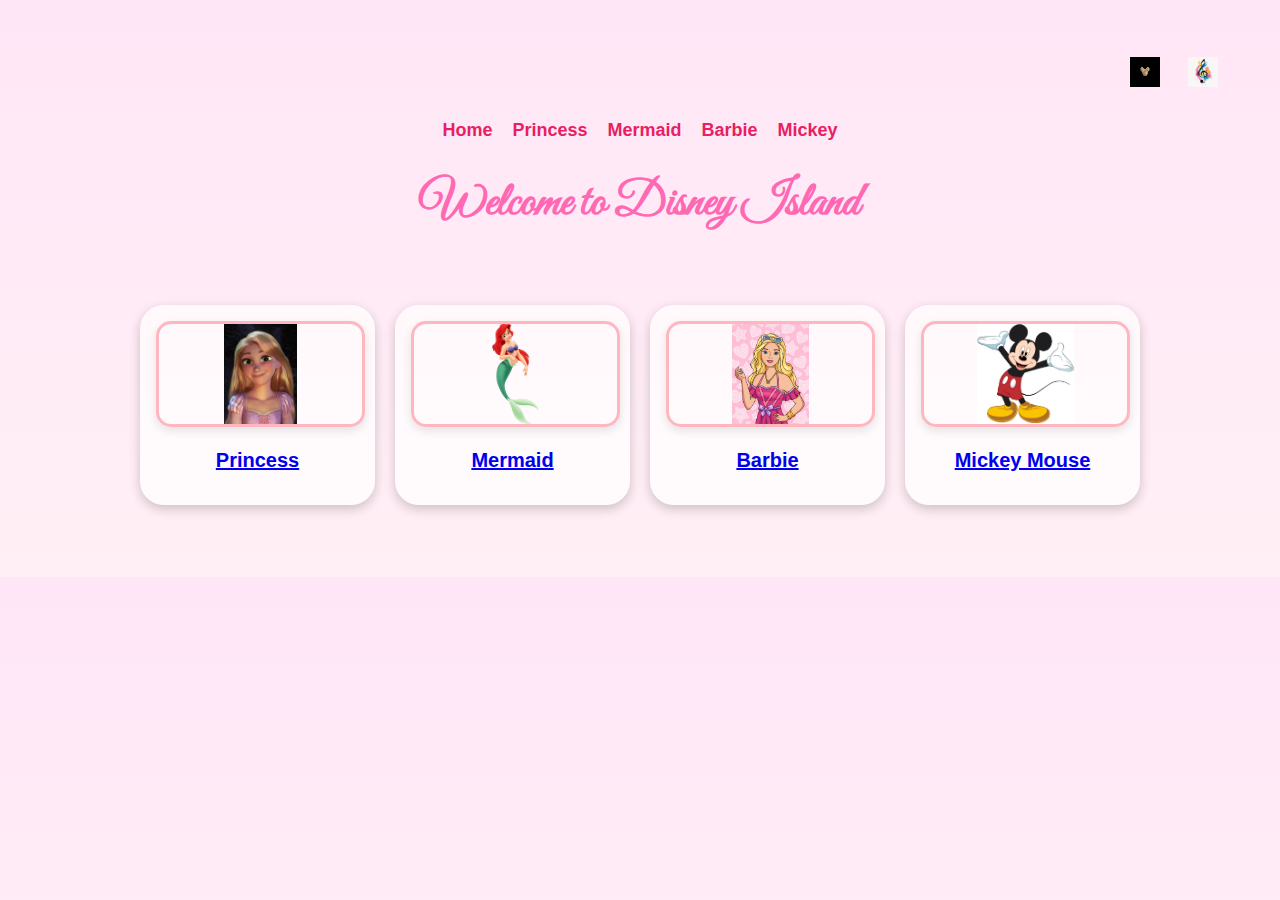
<file: index.html>
<!DOCTYPE html>
<html lang="en">
<head>
  <meta charset="UTF-8" />
  <meta name="viewport" content="width=device-width, initial-scale=1.0" />
  <title>Disney Island</title>
  <link rel="stylesheet" href="styles.css" />
  <link href="https://fonts.googleapis.com/css2?family=Great+Vibes&display=swap" rel="stylesheet">
  <style>
    body {
      margin: 40px;
      padding: 40 px;
    }

    .icon-button {
      width: 30px;
      height: 30px;
    }
    .icon-left {
      width: 25px;
      height: 25px;
      margin-right: 8px;
      vertical-align: middle;
    }

    button {
      background: transparent;
      border: none;
      cursor: pointer;
      transition: all 0.3s ease-in-out;
    }

    button:hover {
      animation: sparkle 1s infinite;
      box-shadow: 0 0 8px 2px rgba(255, 182, 193, 0.7);
      transform: scale(1.05);
    }

    @keyframes sparkle {
      0% { box-shadow: 0 0 5px rgba(255, 182, 193, 0.4); }
      50% { box-shadow: 0 0 15px rgba(255, 105, 180, 0.9); }
      100% { box-shadow: 0 0 5px rgba(255, 182, 193, 0.4); }
    }

    nav {
      display: flex;
      justify-content: center;
      gap: 20px;
      margin-top: 10px;
    }

    nav a {
      text-decoration: none;
      font-size: 18px;
      font-weight: bold;
      color: #e91e63;
      transition: color 0.3s;
    }

    nav a:hover {
      color: #ff69b4;
    }

    .character-grid {
      display: grid;
      grid-template-columns: repeat(auto-fit, minmax(200px, 1fr));
      gap: 20px;
      margin-top: 40px;
    }

    .character-card img {
      width: 100%;
      border-radius: 15px;
      box-shadow: 0 4px 10px rgba(0,0,0,0.1);
    }

    .character-card h2 {
      text-align: center;
      margin-top: 10px;
      font-size: 20px;
    }

    .enter-button-wrapper {
      text-align: center;
      margin-top: 50px;
    }

    .enter-button {
      padding: 12px 24px;
      font-size: 18px;
      border-radius: 12px;
      background-color: #ffb6c1;
      color: white;
      font-weight: bold;
    }

    .sparkle {
  position: fixed;
  width: 12px;
  height: 12px;
  background: radial-gradient(circle, #fffacd, transparent 70%);
  border-radius: 50%;
  pointer-events: none;
  animation: glitter 1s ease-out forwards;
  z-index: 9999;
  box-shadow: 0 0 10px #ff69b4, 0 0 20px #ffb6c1, 0 0 30px #ffe4e1;
}

@keyframes glitter {
  0% {
    transform: scale(0.5) rotate(0deg);
    opacity: 1;
  }
  100% {
    transform: scale(1.8) rotate(180deg);
    opacity: 0;
  }
}

</style>
</head>
<body>
  <div class="top-bar">
    <button id="theme-toggle">
      <img src="Moon-home.jpg" alt="Toggle Theme" class="icon-button">
    </button>
    <button id="music-toggle">
      <img src="music-home.avif" alt="Toggle Music" class="icon-button">
    </button>
  </div>

  <nav>
    <a href="index.html">Home</a>
    <a href="princess.html">Princess</a>
    <a href="mermaid.html">Mermaid</a>
    <a href="barbie.html">Barbie</a>
    <a href="mickey.html">Mickey</a>

  </nav>

  <h1 class="title">Welcome to Disney Island</h1>

  <div class="character-grid">
    <div class="character-card">
      <a href="princess.html">
        <img src="rapunzel_home.jpg" alt="Princess">
        <h2>Princess</h2>
      </a>
    </div>
    <div class="character-card">
      <a href="mermaid.html">
        <img src="Mermaid-home.png" alt="Mermaid">
        <h2>Mermaid</h2>
      </a>
    </div>
    <div class="character-card">
      <a href="barbie.html">
        <img src="Barbie-home.jpg" alt="Barbie">
        <h2>Barbie</h2>
      </a>
    </div>
    <div class="character-card">
      <a href="mickey.html">
        <img src="micky-home.webp" alt="Mickey Mouse">
        <h2>Mickey Mouse</h2>
      </a>
    </div>
  </div>

 </div>

  <script src="script.js"></script>
</body>

</html>
</file>
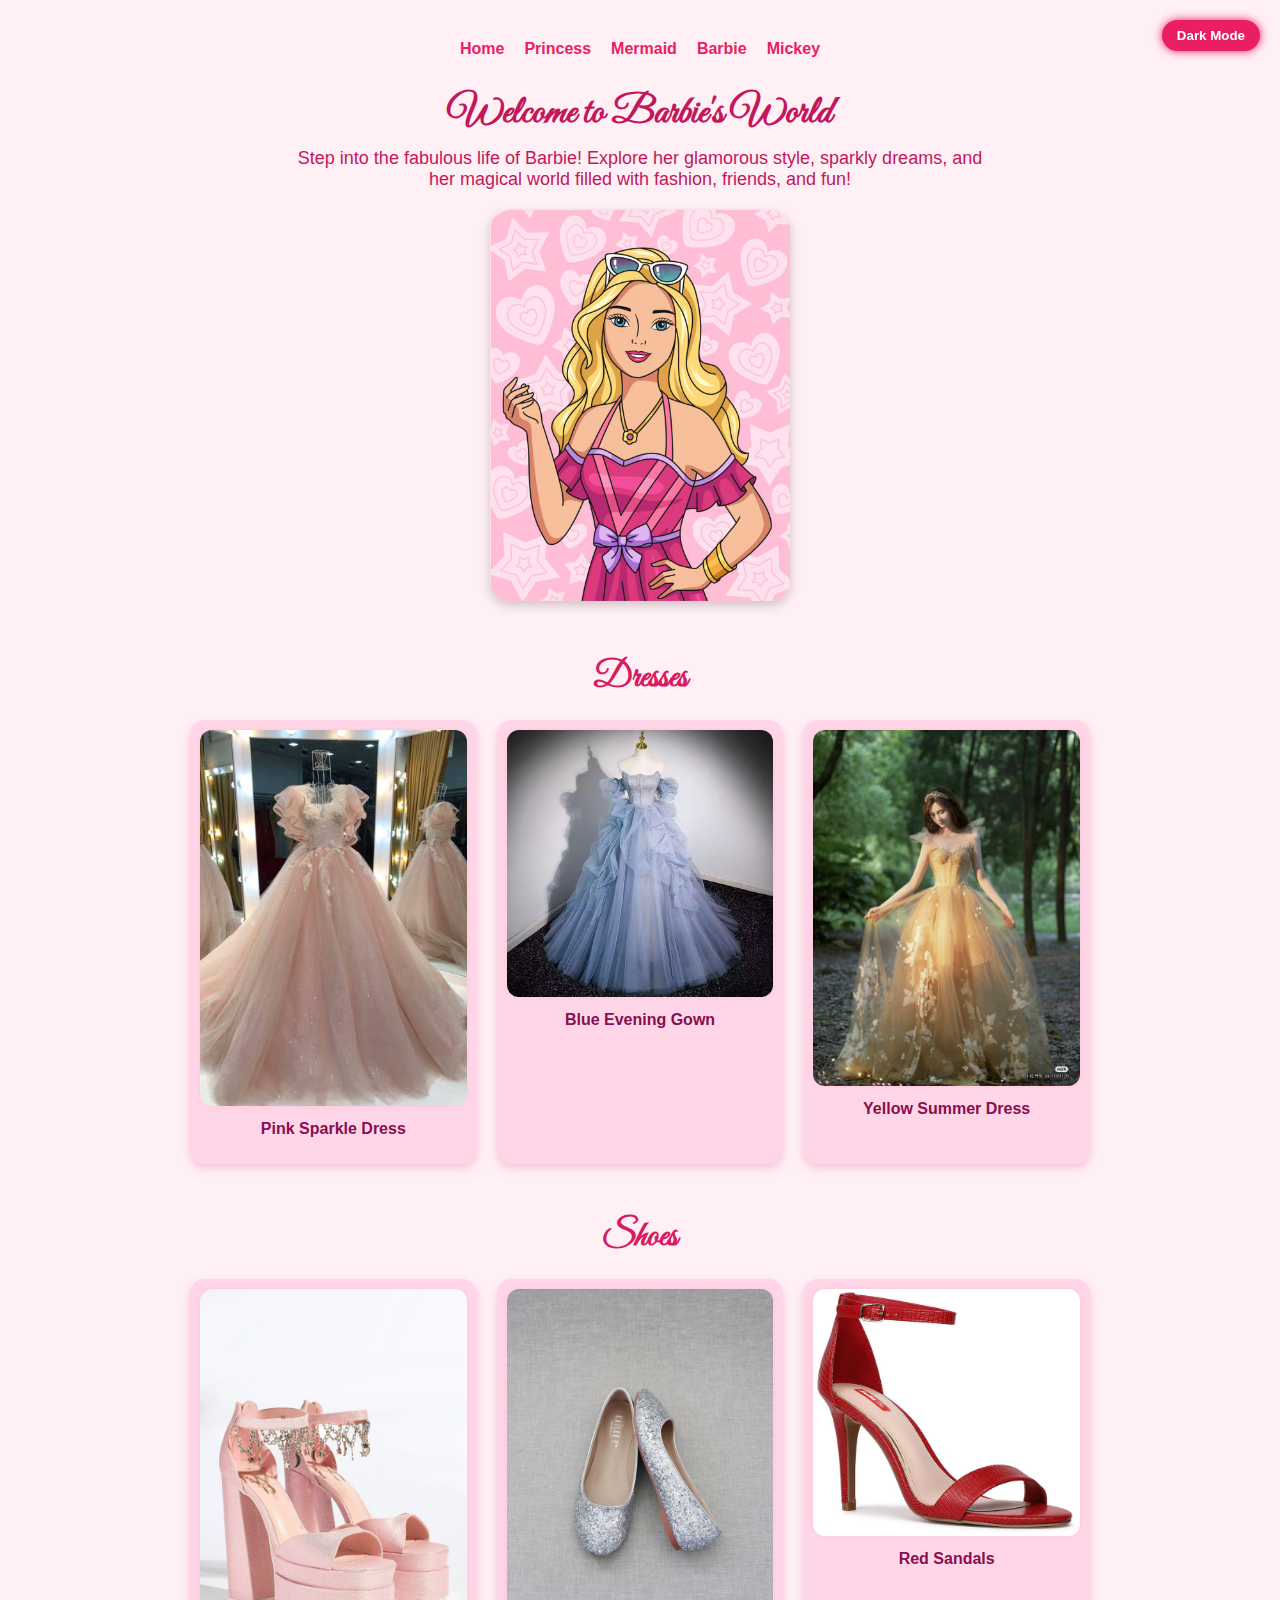
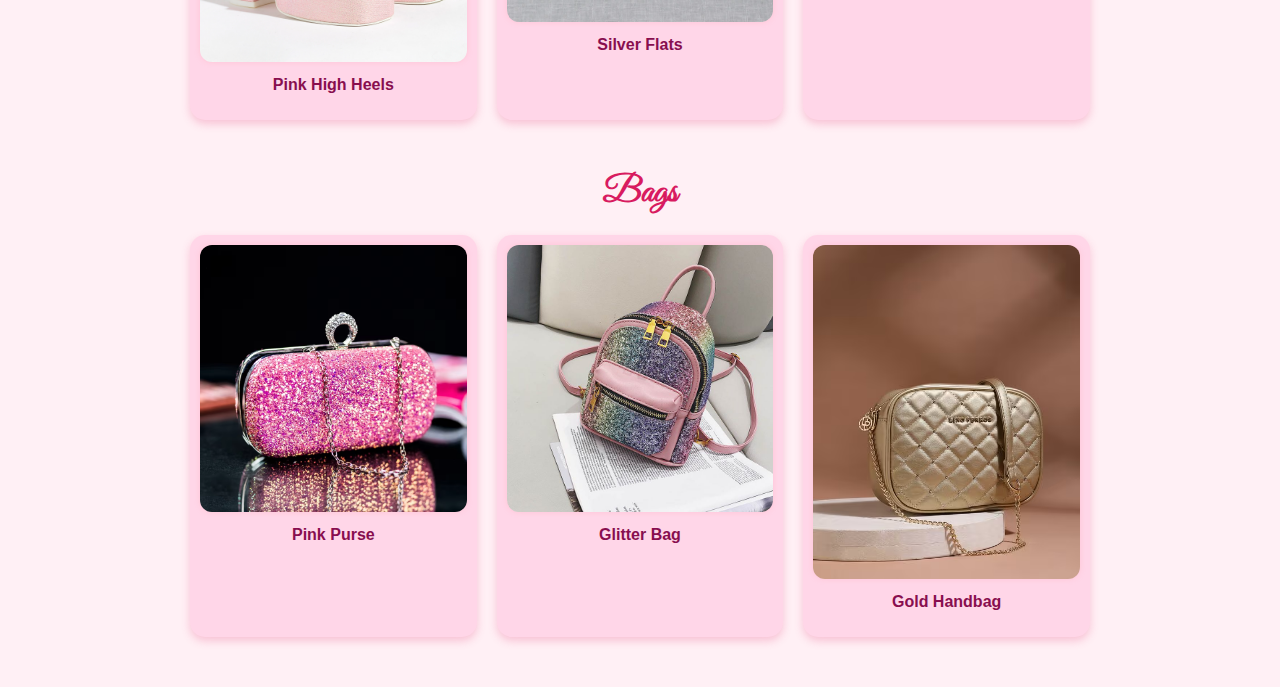
<file: barbie.html>
<!DOCTYPE html>
<html lang="en">
<head>
  <meta charset="UTF-8" />
  <meta name="viewport" content="width=device-width, initial-scale=1" />
  <title>Barbie - Disney Island</title>
  <link href="https://fonts.googleapis.com/css2?family=Great+Vibes&display=swap" rel="stylesheet" />
  <style>
    body {
      margin: 40px;
      font-family: Arial, sans-serif;
      background-color: #fff0f5;
      color: #c2185b;
      transition: background-color 0.3s, color 0.3s;
    }

    body.dark-mode {
      background-color: #3e2c41;
      color: #f8bbd0;
    }

    nav {
      display: flex;
      justify-content: center;
      gap: 20px;
      margin-bottom: 30px;
    }

    nav a {
      text-decoration: none;
      font-weight: bold;
      color: #e91e63;
      transition: color 0.3s;
    }

    nav a:hover {
      color: #ff69b4;
    }

    .theme-toggle-btn {
      position: fixed;
      top: 20px;
      right: 20px;
      background: #e91e63;
      border: none;
      color: white;
      font-weight: bold;
      padding: 8px 15px;
      border-radius: 20px;
      cursor: pointer;
      box-shadow: 0 0 10px #e91e63;
      transition: background 0.3s;
      z-index: 1000;
    }

    .theme-toggle-btn:hover {
      background: #ff69b4;
    }

    .barbie-section {
      text-align: center;
      margin-bottom: 50px;
    }

    .barbie-section h1 {
      font-family: 'Great Vibes', cursive;
      font-size: 40px;
      margin-bottom: 10px;
    }

    .barbie-section p {
      font-size: 18px;
      max-width: 700px;
      margin: 0 auto 20px auto;
    }

    .barbie-section img {
      width: 300px;
      border-radius: 20px;
      box-shadow: 0 4px 12px rgba(0,0,0,0.2);
      transition: transform 0.3s ease, box-shadow 0.3s ease;
    }

    .barbie-section img:hover {
      animation: sparkle 1s infinite;
      transform: scale(1.05);
      box-shadow: 0 0 20px #ec407a;
    }

    @keyframes sparkle {
      0%, 100% { box-shadow: 0 0 8px #f8bbd0; }
      50% { box-shadow: 0 0 18px #ec407a; }
    }

    .products-section {
      max-width: 900px;
      margin: 0 auto 50px auto;
    }

    .products-section h2 {
      font-family: 'Great Vibes', cursive;
      font-size: 36px;
      color: #d81b60;
      margin-bottom: 20px;
      text-align: center;
    }

    .products-grid {
      display: grid;
      grid-template-columns: repeat(auto-fit, minmax(150px, 1fr));
      gap: 20px;
    }

    .product-card {
      background-color: #ffd6e8;
      border-radius: 15px;
      padding: 10px;
      box-shadow: 0 4px 8px rgba(232, 90, 140, 0.3);
      text-align: center;
      transition: transform 0.3s ease;
      cursor: pointer;
    }

    .product-card img {
      width: 100%;
      border-radius: 12px;
      box-shadow: 0 0 5px rgba(255, 182, 193, 0.5);
      transition: box-shadow 0.3s, transform 0.3s;
    }

    .product-card:hover img {
      animation: sparkle 1s infinite;
      transform: scale(1.1);
      box-shadow: 0 0 15px #ff69b4;
    }

    .product-card p {
      margin-top: 10px;
      font-weight: bold;
      color: #880e4f;
    }

    .sparkle {
  position: fixed;
  width: 12px;
  height: 12px;
  background: radial-gradient(circle, #fffacd, transparent 70%);
  border-radius: 50%;
  pointer-events: none;
  animation: glitter 1s ease-out forwards;
  z-index: 9999;
  box-shadow: 0 0 10px #ff69b4, 0 0 20px #ffb6c1, 0 0 30px #ffe4e1;
}

@keyframes glitter {
  0% {
    transform: scale(0.5) rotate(0deg);
    opacity: 1;
  }
  100% {
    transform: scale(1.8) rotate(180deg);
    opacity: 0;
  }
}

  </style>
</head>
<body>

  <button class="theme-toggle-btn" id="themeToggleBtn">Dark Mode</button>

  <nav>
    <a href="index.html">Home</a>
    <a href="princess.html">Princess</a>
    <a href="mermaid.html">Mermaid</a>
    <a href="barbie.html">Barbie</a>
    <a href="mickey.html">Mickey</a>
  </nav>

  <section class="barbie-section">
    <h1>Welcome to Barbie's World</h1>
    <p>Step into the fabulous life of Barbie! Explore her glamorous style, sparkly dreams, and her magical world filled with fashion, friends, and fun!</p>
    <img src="Barbie-home.jpg" alt="Barbie Image" />
  </section>

  <section class="products-section">
    <h2>Dresses</h2>
    <div class="products-grid">
      <div class="product-card">
        <img src="Pink Gown.jpeg" alt="Pink Dress" />
        
        <p>Pink Sparkle Dress</p>
      </div>
      <div class="product-card">
        <img src="Blue Dress.avif" alt="Blue Dress" />
        <p>Blue Evening Gown</p>
      </div>
      <div class="product-card">
        <img src="Yellow Dress.jpg" alt="Yellow Dress" />
        <p>Yellow Summer Dress</p>
      </div>
    </div>
  </section>

  <section class="products-section">
    <h2>Shoes</h2>
    <div class="products-grid">
      <div class="product-card">
        <img src="Pink Sandals.webp" alt="Pink Heels" />
        <p>Pink High Heels</p>
      </div>
      <div class="product-card">
        <img src="silver shoe.webp" alt="Silver Flats" />
        <p>Silver Flats</p>
      </div>
      <div class="product-card">
        <img src="Red Sandals.avif" alt="Red Sandals" />
        <p>Red Sandals</p>
      </div>
    </div>
  </section>

  <section class="products-section">
    <h2>Bags</h2>
    <div class="products-grid">
      <div class="product-card">
        <img src="Pink Purse.avif" alt="Pink Purse" />
        <p>Pink Purse</p>
      </div>
      <div class="product-card">
        <img src="Glitter Bag.jpg" alt="Glitter Bag" />
        <p>Glitter Bag</p>
      </div>
      <div class="product-card">
        <img src="Golden Bag.avif" alt="Golden Handbag" />
        <p>Gold Handbag</p>
      </div>
    </div>
  </section>

  <script>
    const themeToggleBtn = document.getElementById('themeToggleBtn');
    themeToggleBtn.addEventListener('click', () => {
      document.body.classList.toggle('dark-mode');
      if(document.body.classList.contains('dark-mode')) {
        themeToggleBtn.textContent = 'Light Mode';
      } else {
        themeToggleBtn.textContent = 'Dark Mode';
      }
    });

  
  document.addEventListener('mousemove', function(e) {
      for (let i = 0; i < 3; i++) {
        const sparkle = document.createElement('div');
        sparkle.classList.add('sparkle');

        const offsetX = Math.random() * 20 - 10;
        const offsetY = Math.random() * 20 - 10;

        sparkle.style.left = e.pageX + offsetX + 'px';
        sparkle.style.top = e.pageY + offsetY + 'px';
        document.body.appendChild(sparkle);

        setTimeout(() => sparkle.remove(), 1000);
      }
    });


  </script>
</body>
</html>
</file>
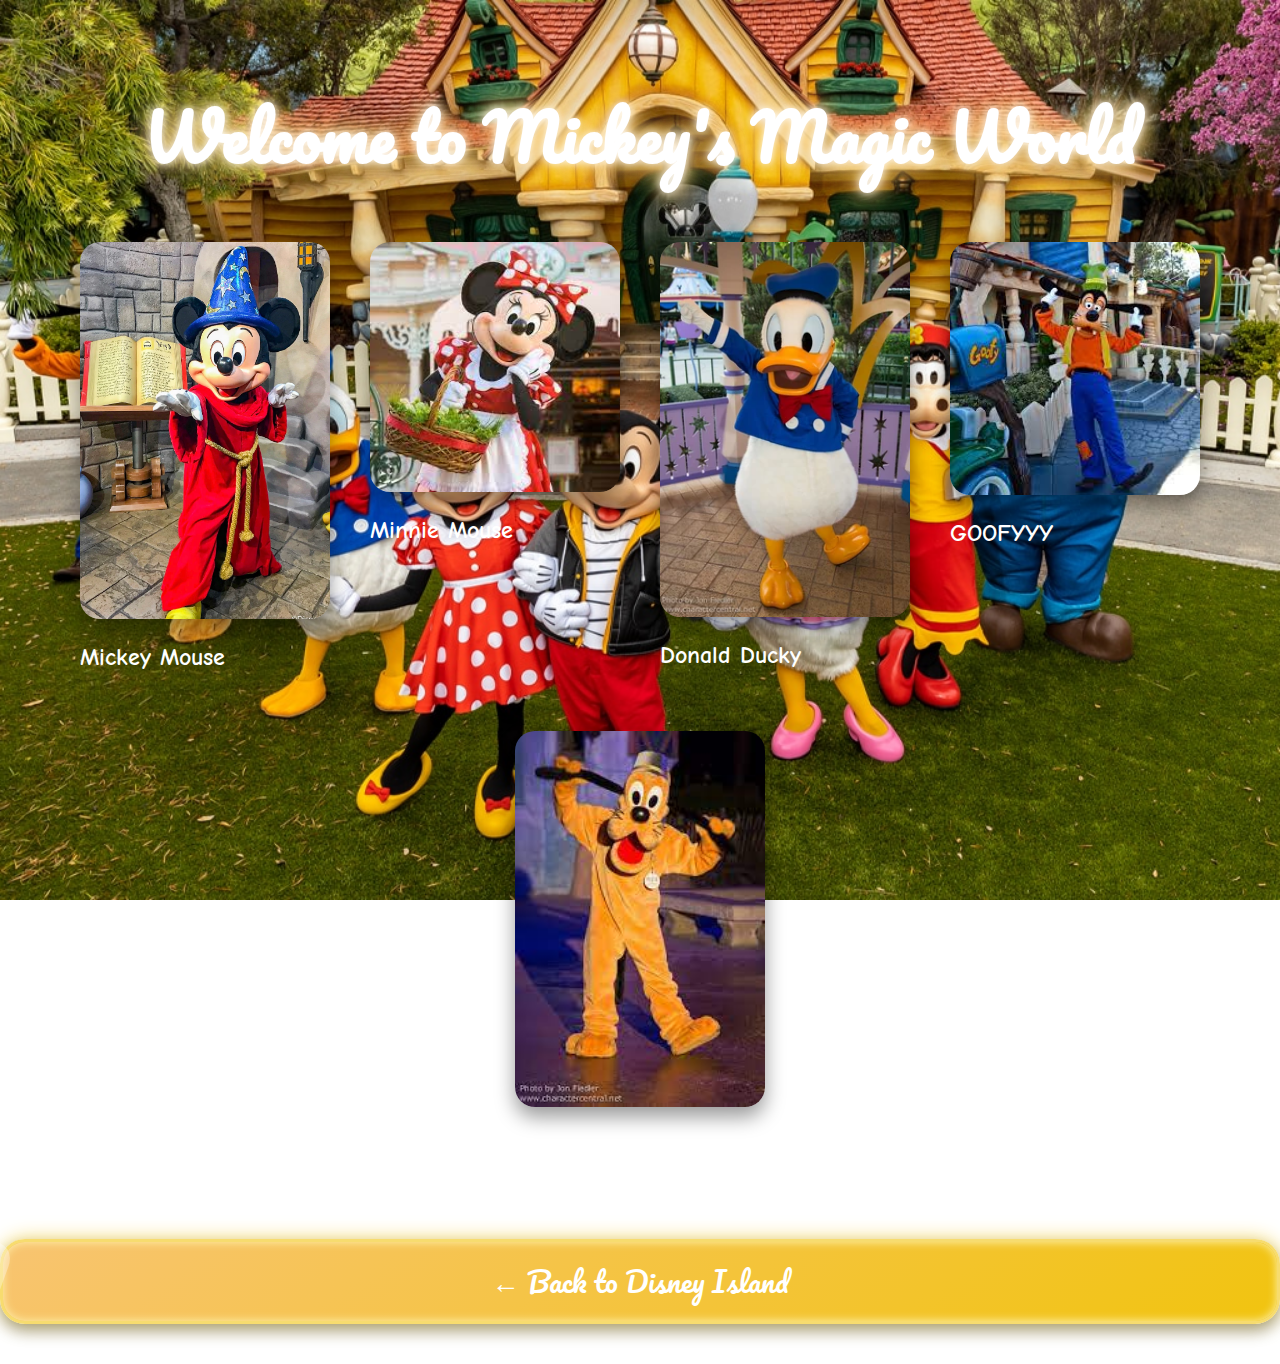
<file: mickey.html>
<!DOCTYPE html>
<html lang="en">
<head>
  <meta charset="UTF-8" />
  <meta name="viewport" content="width=device-width, initial-scale=1.0" />
  <title>Mickey's Magic Playground</title>
  <link href="https://fonts.googleapis.com/css2?family=Comic+Neue:wght@700&display=swap" rel="stylesheet">
  <link href="https://fonts.googleapis.com/css2?family=Pacifico&display=swap" rel="stylesheet">
  <style>
    body {
      margin: 0;
      font-family: 'Comic Neue', cursive;
      overflow-x: hidden;
      background: url('Micky Grp.jpg') no-repeat center center fixed;
      background-size: cover;
      color: #fff;
      transition: background 1s, color 0.5s;
    }

    

    h1 {
      text-align: center;
      margin-top: 80px;
      font-size: 64px;
      font-family: 'Pacifico', cursive;
      color: white;
      text-shadow: 0 0 10px #fff, 0 0 20px #f8c471, 0 0 30px #f7dc6f;
      animation: glow 2s infinite alternate;
      transition: transform 0.3s ease-in-out;
    }

    h1:hover {
      transform: scale(1.1) rotate(-2deg);
      text-shadow: 0 0 20px #fff, 0 0 30px #f4d03f, 0 0 40px #f1c40f;
    }

    @keyframes glow {
      from {
        text-shadow: 0 0 5px #fff, 0 0 10px #f8c471, 0 0 15px #f7dc6f;
      }
      to {
        text-shadow: 0 0 20px #fff, 0 0 30px #f8c471, 0 0 40px #f7dc6f;
      }
    }

    .gallery {
      display: flex;
      flex-wrap: wrap;
      justify-content: center;
      margin-top: 50px;
      gap: 40px;
    }

    .card {
      width: 250px;
      perspective: 1000px;
      transition: transform 0.5s;
    }

    .card img {
      width: 100%;
      border-radius: 20px;
      box-shadow: 0 10px 20px rgba(0,0,0,0.4);
      transition: transform 0.4s, box-shadow 0.4s;
    }

    .card img:hover {
      transform: rotateY(20deg) scale(1.1);
      box-shadow: 0 20px 30px rgba(0,0,0,0.5);
    }

    .star {
      position: absolute;
      width: 12px;
      height: 12px;
      background: radial-gradient(circle, yellow, transparent 70%);
      border-radius: 50%;
      pointer-events: none;
      animation: sparkle 1.5s linear forwards;
      box-shadow: 0 0 8px #ffff66, 0 0 15px #ffff66;
    }

    .glitter-star {
      position: absolute;
      width: 16px;
      height: 16px;
      background: url('https://i.imgur.com/MvJ2gUc.png') no-repeat center;
      background-size: contain;
      pointer-events: none;
      animation: glitterFade 1.2s linear forwards;
    }

    @keyframes sparkle {
      0% { opacity: 1; transform: scale(1); }
      100% { opacity: 0; transform: scale(2); }
    }

    @keyframes glitterFade {
      0% { opacity: 1; transform: scale(0.8); }
      100% { opacity: 0; transform: scale(1.5); }
    
    }


    .back-link {
  display: block;
  text-align: center;
  margin: 60px auto 40px;
  font-size: 28px;
  font-family: 'Pacifico', cursive;
  color: #fff;
  text-decoration: none;
  padding: 15px 30px;
  border: 3px solid #f7dc6f;
  border-radius: 25px;
  background: linear-gradient(145deg, #f8c471, #f1c40f);
  box-shadow: 0 8px 15px rgba(0,0,0,0.3),
              inset 0 0 10px #fff3b0,
              0 0 20px #f7dc6f;
  transition: all 0.4s ease;
  animation: shimmer 2s infinite linear;
  position: relative;
  z-index: 1;
}

.back-link::before {
  content: '';
  position: absolute;
  top: 0; left: 0; right: 0; bottom: 0;
  border-radius: 25px;
  background: linear-gradient(
    120deg,
    rgba(255,255,255,0.3) 0%,
    rgba(255,255,255,0.8) 50%,
    rgba(255,255,255,0.3) 100%
  );
  z-index: -1;
  transform: skewX(-20deg) translateX(-100%);
  animation: shine 3s infinite;
}

@keyframes shine {
  0% { transform: skewX(-20deg) translateX(-100%); }
  100% { transform: skewX(-20deg) translateX(200%); }
}

@keyframes shimmer {
  0% { text-shadow: 0 0 5px #fff6a3, 0 0 15px #ffe066; }
  50% { text-shadow: 0 0 15px #fffacd, 0 0 25px #ffe066; }
  100% { text-shadow: 0 0 5px #fff6a3, 0 0 15px #ffe066; }
}

.back-link:hover {
  transform: scale(1.1) rotate(-1deg);
  background: linear-gradient(145deg, #f1c40f, #f8c471);
  box-shadow: 0 12px 20px rgba(0,0,0,0.4),
              inset 0 0 15px #fff9c4,
              0 0 25px #ffeb3b;
  color: #fff;
}

  </style>
</head>
<body>
  

  <h1>Welcome to Mickey's Magic World</h1>

  <div class="gallery">
    <div class="card"><img src="MickeyMouse.webp" alt="Mickey" /><h2> Mickey Mouse</h2></div>
    <div class="card"><img src="minnie.jpg" alt="Minnie" /><h2> Minnie Mouse</h2></div>
    <div class="card"><img src="Donald.webp" alt="Donald" /><h2> Donald Ducky</h2></div>
    <div class="card"><img src="goofy.jpg" alt="Goofy" /><h2> GOOFYYY</h2></div>
    <div class="card"><img src="pluto.jpg" alt="Pluto" /><h2> Pluto...</h2></div>
    </div>

     <a href="index.html" class="back-link">← Back to Disney Island</a>

  <script>
    const toggleBtn = document.getElementById('themeToggle');
    toggleBtn.addEventListener('click', () => {
      document.body.classList.toggle('dark-mode');
    });

    document.body.addEventListener('mousemove', (e) => {
      const star = document.createElement('div');
      star.classList.add('star');
      star.style.left = `${e.pageX}px`;
      star.style.top = `${e.pageY}px`;
      document.body.appendChild(star);
      setTimeout(() => star.remove(), 1500);

      const glitter = document.createElement('div');
      glitter.classList.add('glitter-star');
      glitter.style.left = `${e.pageX + Math.random() * 10}px`;
      glitter.style.top = `${e.pageY + Math.random() * 10}px`;
      document.body.appendChild(glitter);
      setTimeout(() => glitter.remove(), 1200);
    });
  </script>
</body>
</html>
</file>
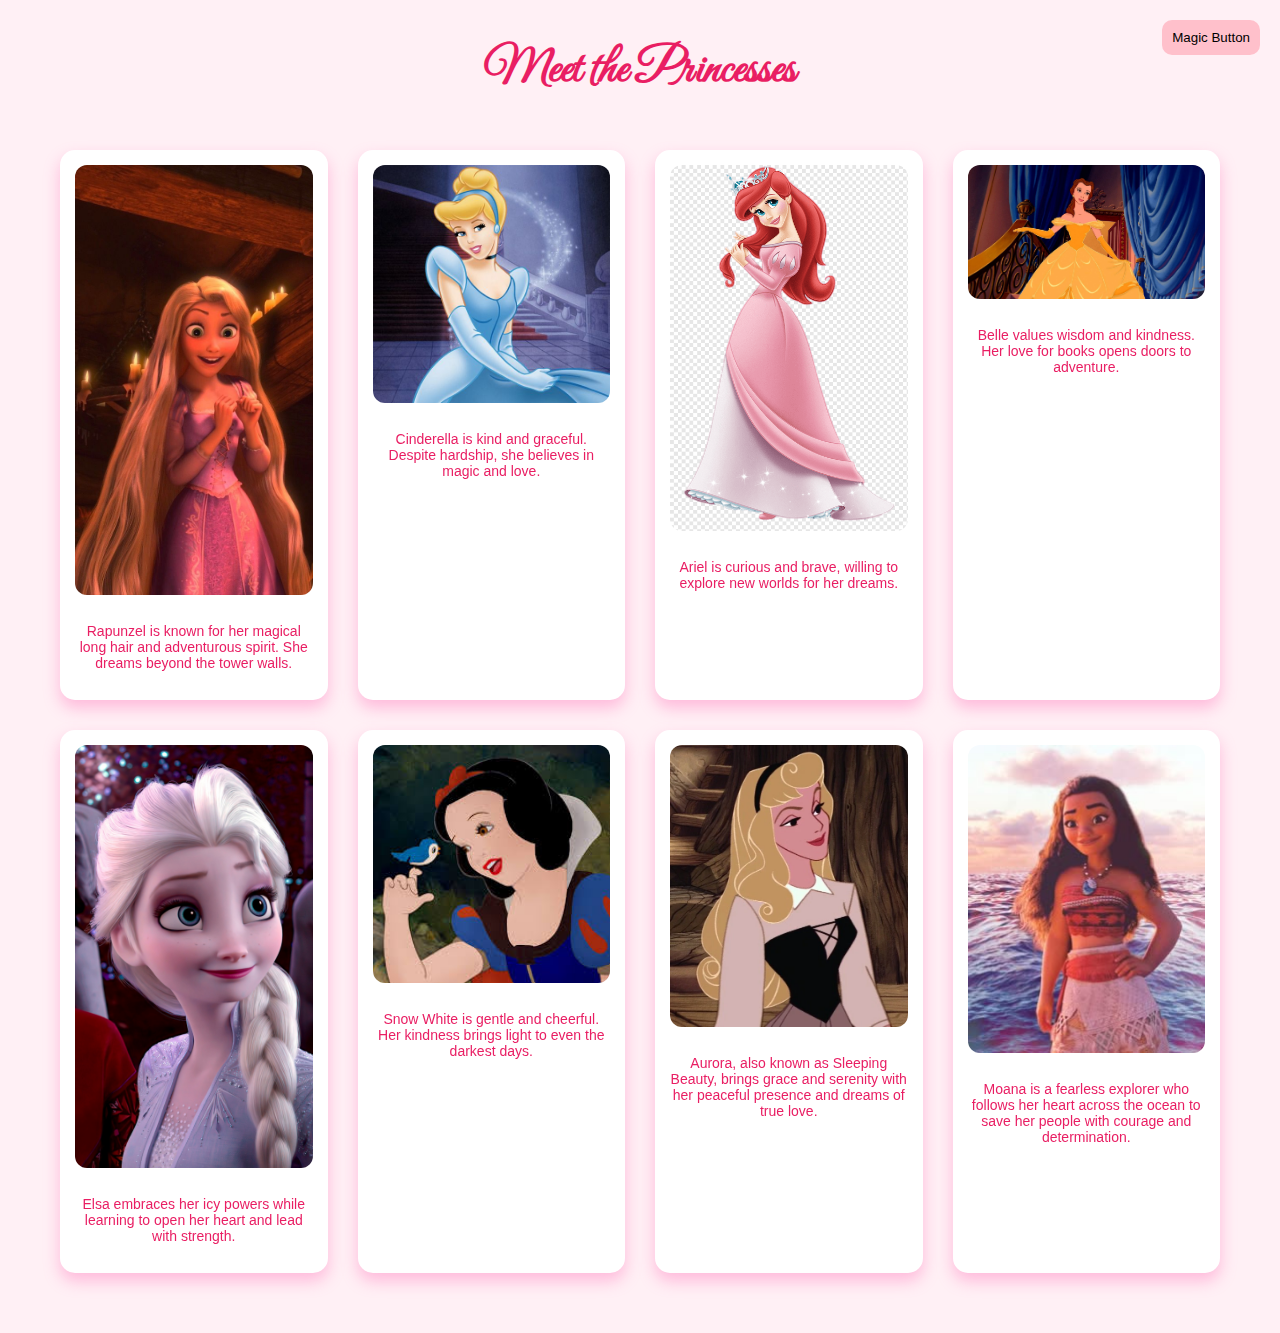
<file: princess.html>
<!DOCTYPE html>
<html lang="en">
<head>
  <meta charset="UTF-8" />
  <meta name="viewport" content="width=device-width, initial-scale=1.0" />
  <title>Princess Page</title>
  <link href="https://fonts.googleapis.com/css2?family=Great+Vibes&display=swap" rel="stylesheet">
  <style>
    body {
      margin: 40px;
      font-family: 'Segoe UI', sans-serif;
      background-color: #fff0f5;
      color: #e91e63;
      transition: background 0.4s, color 0.4s;
      overflow-x: hidden;
    }

    body.dark-mode {
      background-color: #1e1e2f;
      color: #fcdff0;
    }

    .toggle-btn {
      position: fixed;
      top: 20px;
      right: 20px;
      padding: 10px;
      cursor: pointer;
      border-radius: 10px;
      background: #ffc0cb;
      border: none;
    }

    h1 {
      text-align: center;
      font-family: 'Great Vibes', cursive;
      font-size: 3em;
      margin-bottom: 30px;
    }

    .princess-grid {
      display: grid;
      grid-template-columns: repeat(auto-fit, minmax(250px, 1fr));
      gap: 30px;
      padding: 20px;
    }

    .princess-card {
      background: #fff;
      border-radius: 15px;
      box-shadow: 0 8px 16px rgba(255, 105, 180, 0.4);
      padding: 15px;
      text-align: center;
      transition: transform 0.3s, box-shadow 0.3s;
      animation: fadeIn 1s ease-in;
      position: relative;
      overflow: hidden;
    }

    .princess-card:hover {
      transform: scale(1.05);
      box-shadow: 0 0 20px 10px #ffc0cb;
    }

    .princess-card img {
      width: 100%;
      border-radius: 12px;
      margin-bottom: 10px;
      position: relative;
      z-index: 2;
    }

    .princess-card p {
      font-size: 14px;
      position: relative;
      z-index: 2;
    }

    @keyframes fadeIn {
      from { opacity: 0; transform: translateY(20px); }
      to { opacity: 1; transform: translateY(0); }
    }

    .dark-mode .princess-card {
      background: #2a2a3d;
      color: #fcdff0;
    }

    /* Sparkle animation */
    @keyframes sparkle {
      0%, 100% { opacity: 0.8; transform: scale(1) rotate(0deg); }
      50% { opacity: 1; transform: scale(1.2) rotate(180deg); }
    }

    .sparkle::after {
      content: '';
      position: absolute;
      top: 0;
      left: 0;
      width: 100%;
      height: 100%;
      pointer-events: none;
      background-image: radial-gradient(circle, #ff69b4 20%, transparent 20%),
                        radial-gradient(circle, #ff69b4 20%, transparent 20%);
      background-size: 10px 10px;
      background-position: 0 0, 5px 5px;
      animation: sparkle 2s infinite linear;
      z-index: 1;
      mix-blend-mode: screen;
      opacity: 0.5;
    }
  </style>
</head>
<body>
  <button class="toggle-btn" onclick="document.body.classList.toggle('dark-mode')">Magic Button</button>

  <h1>Meet the Princesses</h1>

  <div class="princess-grid">
    <div class="princess-card sparkle">
      <img src="Rapunzel.jpg" alt="Rapunzel" />
      <p>Rapunzel is known for her magical long hair and adventurous spirit. She dreams beyond the tower walls.</p>
    </div>
    <div class="princess-card sparkle">
      <img src="Cindrella.jpg" alt="Cinderella" />
      <p>Cinderella is kind and graceful. Despite hardship, she believes in magic and love.</p>
    </div>
    <div class="princess-card sparkle">
      <img src="Ariel.png" alt="Ariel" />
      <p>Ariel is curious and brave, willing to explore new worlds for her dreams.</p>
    </div>
    <div class="princess-card sparkle">
      <img src="Belle.jpeg" alt="Belle" />
      <p>Belle values wisdom and kindness. Her love for books opens doors to adventure.</p>
    </div>
    <div class="princess-card sparkle">
      <img src="Elsa.jpg" alt="Elsa" />
      <p>Elsa embraces her icy powers while learning to open her heart and lead with strength.</p>
    </div>
    <div class="princess-card sparkle">
      <img src="Snow white.jpg" alt="Snow White" />
      <p>Snow White is gentle and cheerful. Her kindness brings light to even the darkest days.</p>
    </div>
    <div class="princess-card sparkle">
      <img src="Aurora.webp" alt="Aurora" />
      <p>Aurora, also known as Sleeping Beauty, brings grace and serenity with her peaceful presence and dreams of true love.</p>
    </div>
    <div class="princess-card sparkle">
      <img src="Miana.jpg" alt="Moana" />
      <p>Moana is a fearless explorer who follows her heart across the ocean to save her people with courage and determination.</p>
    </div>
  </div>

</body>
</html>
</file>
<file: styles.css>
body {
  margin: 0;
  font-family: 'Segoe UI', sans-serif;
  background: linear-gradient(to bottom, #ffe6f7, #fff0f5);
  color: #333;
  transition: background 0.5s ease, color 0.5s ease;
}

body.dark {
  background: linear-gradient(to bottom, #2e0249, #120032);
  color: #fff;
}

.title {
  font-family: 'Great Vibes', cursive;
  text-align: center;
  font-size: 3rem;
  margin-top: 2rem;
  color: #ff69b4;
  animation: glow 2s infinite alternate;
}

@keyframes glow {
  from { text-shadow: 0 0 10px #fff, 0 0 20px #ff69b4; }
  to { text-shadow: 0 0 20px #fff, 0 0 30px #ff1493; }
}

.top-bar {
  display: flex;
  justify-content: flex-end;
  padding: 1rem;
  gap: 1rem;
}

button {
  background: none;
  border: none;
  font-size: 1.5rem;
  cursor: pointer;
  transition: transform 0.2s ease;
}

button:hover {
  transform: scale(1.2);
}

.character-grid {
  display: grid;
  grid-template-columns: repeat(auto-fit, minmax(180px, 1fr));
  gap: 1.5rem;
  padding: 2rem;
  max-width: 1000px;
  margin: auto;
}

.character-card {
  background-color: rgba(255, 255, 255, 0.7);
  border-radius: 1.5rem;
  text-align: center;
  padding: 1rem;
  box-shadow: 0 4px 12px rgba(0,0,0,0.2);
  transition: transform 0.3s ease, box-shadow 0.3s ease;
}

.character-card:hover {
  transform: translateY(-5px);
  box-shadow: 0 8px 20px rgba(255, 105, 180, 0.6);
}

.character-card img {
  width: 100px;
  height: 100px;
  object-fit: contain;
  border-radius: 50%;
  margin-bottom: 0.5rem;
  border: 3px solid #ffb6c1;
}

.enter-button-wrapper {
  text-align: center;
  margin: 2rem;
}

.enter-button {
  background: linear-gradient(to right, #ff69b4, #ff1493);
  border: none;
  padding: 0.8rem 2rem;
  border-radius: 30px;
  color: white;
  font-size: 1.2rem;
  cursor: pointer;
  box-shadow: 0 4px 12px rgba(0,0,0,0.2);
  transition: transform 0.3s ease;
}

.enter-button:hover {
  transform: scale(1.1);
}

.sparkle {
  position: fixed;
  width: 12px;
  height: 12px;
  background: radial-gradient(circle, #fffacd, transparent 70%);
  border-radius: 50%;
  pointer-events: none;
  animation: glitter 1s ease-out forwards;
  z-index: 9999;
  box-shadow: 0 0 10px #ff69b4, 0 0 20px #ffb6c1, 0 0 30px #ffe4e1;
}

@keyframes glitter {
  0% {
    transform: scale(0.5) rotate(0deg);
    opacity: 1;
  }
  100% {
    transform: scale(1.8) rotate(180deg);
    opacity: 0;
  }
}
</file>
